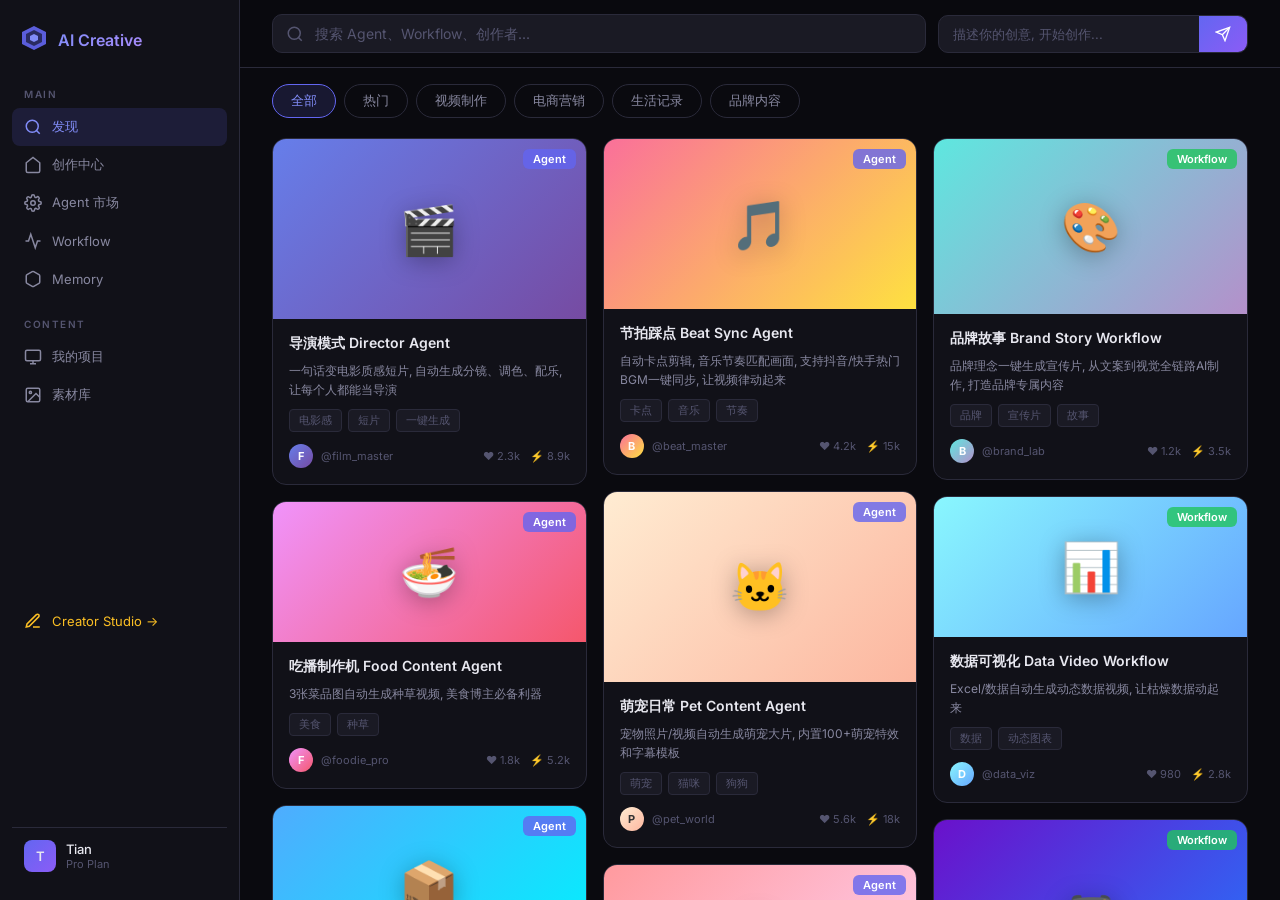
<file: index.html>
<!DOCTYPE html>
<html lang="zh-CN">
<head>
  <meta charset="UTF-8">
  <meta name="viewport" content="width=device-width, initial-scale=1.0">
  <title>AI Creative Platform</title>
  <link rel="stylesheet" href="style.css">
  <link href="https://fonts.googleapis.com/css2?family=Inter:wght@300;400;500;600;700&display=swap" rel="stylesheet">
</head>
<body>
  <!-- Sidebar Navigation -->
  <nav class="sidebar" id="sidebar">
    <div class="sidebar-logo">
      <div class="logo-icon">
        <svg width="28" height="28" viewBox="0 0 28 28" fill="none">
          <path d="M14 2L26 8v12l-12 6L2 20V8l12-6z" fill="url(#logoGrad)" opacity="0.9"/>
          <path d="M14 6l8 4v8l-8 4-8-4v-8l8-4z" fill="#0a0a0f" opacity="0.6"/>
          <path d="M14 10l4 2v4l-4 2-4-2v-4l4-2z" fill="url(#logoGrad2)"/>
          <defs>
            <linearGradient id="logoGrad" x1="2" y1="2" x2="26" y2="26">
              <stop stop-color="#6366f1"/><stop offset="1" stop-color="#8b5cf6"/>
            </linearGradient>
            <linearGradient id="logoGrad2" x1="10" y1="10" x2="18" y2="18">
              <stop stop-color="#818cf8"/><stop offset="1" stop-color="#a78bfa"/>
            </linearGradient>
          </defs>
        </svg>
      </div>
      <span class="logo-text">AI Creative</span>
    </div>

    <div class="nav-section">
      <div class="nav-label">MAIN</div>
      <a class="nav-item active" data-page="discover" onclick="switchPage('discover')">
        <svg width="18" height="18" viewBox="0 0 24 24" fill="none" stroke="currentColor" stroke-width="2"><circle cx="11" cy="11" r="8"/><line x1="21" y1="21" x2="16.65" y2="16.65"/></svg>
        <span>发现</span>
      </a>
      <a class="nav-item" data-page="home" onclick="switchPage('home')">
        <svg width="18" height="18" viewBox="0 0 24 24" fill="none" stroke="currentColor" stroke-width="2"><path d="M3 9l9-7 9 7v11a2 2 0 01-2 2H5a2 2 0 01-2-2V9z"/></svg>
        <span>创作中心</span>
      </a>
      <a class="nav-item" data-page="agents" onclick="switchPage('agents')">
        <svg width="18" height="18" viewBox="0 0 24 24" fill="none" stroke="currentColor" stroke-width="2"><circle cx="12" cy="12" r="3"/><path d="M19.4 15a1.65 1.65 0 00.33 1.82l.06.06a2 2 0 010 2.83 2 2 0 01-2.83 0l-.06-.06a1.65 1.65 0 00-1.82-.33 1.65 1.65 0 00-1 1.51V21a2 2 0 01-4 0v-.09A1.65 1.65 0 009 19.4a1.65 1.65 0 00-1.82.33l-.06.06a2 2 0 01-2.83-2.83l.06-.06A1.65 1.65 0 004.68 15a1.65 1.65 0 00-1.51-1H3a2 2 0 010-4h.09A1.65 1.65 0 004.6 9a1.65 1.65 0 00-.33-1.82l-.06-.06a2 2 0 012.83-2.83l.06.06A1.65 1.65 0 009 4.68a1.65 1.65 0 001-1.51V3a2 2 0 014 0v.09a1.65 1.65 0 001 1.51 1.65 1.65 0 001.82-.33l.06-.06a2 2 0 012.83 2.83l-.06.06A1.65 1.65 0 0019.4 9a1.65 1.65 0 001.51 1H21a2 2 0 010 4h-.09a1.65 1.65 0 00-1.51 1z"/></svg>
        <span>Agent 市场</span>
      </a>
      <a class="nav-item" data-page="workflows" onclick="switchPage('workflows')">
        <svg width="18" height="18" viewBox="0 0 24 24" fill="none" stroke="currentColor" stroke-width="2"><polyline points="22 12 18 12 15 21 9 3 6 12 2 12"/></svg>
        <span>Workflow</span>
      </a>
      <a class="nav-item" data-page="memory" onclick="switchPage('memory')">
        <svg width="18" height="18" viewBox="0 0 24 24" fill="none" stroke="currentColor" stroke-width="2"><path d="M21 16V8a2 2 0 00-1-1.73l-7-4a2 2 0 00-2 0l-7 4A2 2 0 003 8v8a2 2 0 001 1.73l7 4a2 2 0 002 0l7-4A2 2 0 0021 16z"/></svg>
        <span>Memory</span>
      </a>
    </div>

    <div class="nav-section">
      <div class="nav-label">CONTENT</div>
      <a class="nav-item" data-page="projects" onclick="switchPage('projects')">
        <svg width="18" height="18" viewBox="0 0 24 24" fill="none" stroke="currentColor" stroke-width="2"><rect x="2" y="3" width="20" height="14" rx="2" ry="2"/><line x1="8" y1="21" x2="16" y2="21"/><line x1="12" y1="17" x2="12" y2="21"/></svg>
        <span>我的项目</span>
      </a>
      <a class="nav-item" data-page="assets" onclick="switchPage('assets')">
        <svg width="18" height="18" viewBox="0 0 24 24" fill="none" stroke="currentColor" stroke-width="2"><rect x="3" y="3" width="18" height="18" rx="2" ry="2"/><circle cx="8.5" cy="8.5" r="1.5"/><polyline points="21 15 16 10 5 21"/></svg>
        <span>素材库</span>
      </a>
    </div>

    <div class="nav-section" style="margin-top:auto">
      <a class="nav-item" href="creator.html" style="color:#fbbf24">
        <svg width="18" height="18" viewBox="0 0 24 24" fill="none" stroke="currentColor" stroke-width="2"><path d="M12 20h9"/><path d="M16.5 3.5a2.121 2.121 0 013 3L7 19l-4 1 1-4L16.5 3.5z"/></svg>
        <span>Creator Studio →</span>
      </a>
    </div>

    <div class="sidebar-footer">
      <div class="user-avatar">T</div>
      <div class="user-info">
        <div class="user-name">Tian</div>
        <div class="user-plan">Pro Plan</div>
      </div>
    </div>
  </nav>

  <!-- Main Content -->
  <main class="main-content">

    <!-- Page: Discover / 发现 Feed -->
    <div class="page active" id="page-discover">
      <!-- Sticky top bar with search -->
      <div class="discover-topbar">
        <div class="discover-topbar-inner">
          <div class="discover-search-wrap">
            <svg class="discover-search-icon" width="18" height="18" viewBox="0 0 24 24" fill="none" stroke="currentColor" stroke-width="2"><circle cx="11" cy="11" r="8"/><line x1="21" y1="21" x2="16.65" y2="16.65"/></svg>
            <input type="text" class="discover-search" id="discoverSearch" placeholder="搜索 Agent、Workflow、创作者..." oninput="filterFeedCards()">
          </div>
          <div class="discover-intent-mini">
            <input type="text" class="discover-intent-input" id="discoverIntentInput" placeholder="描述你的创意, 开始创作...">
            <button class="discover-intent-btn" onclick="discoverStartCreate()">
              <svg width="16" height="16" viewBox="0 0 24 24" fill="none" stroke="currentColor" stroke-width="2"><line x1="22" y1="2" x2="11" y2="13"/><polygon points="22 2 15 22 11 13 2 9 22 2"/></svg>
            </button>
          </div>
        </div>
      </div>

      <!-- Category filter tabs -->
      <div class="discover-categories">
        <button class="category-tab active" onclick="filterCategory(this, 'all')">全部</button>
        <button class="category-tab" onclick="filterCategory(this, 'hot')">热门</button>
        <button class="category-tab" onclick="filterCategory(this, 'video')">视频制作</button>
        <button class="category-tab" onclick="filterCategory(this, 'ecommerce')">电商营销</button>
        <button class="category-tab" onclick="filterCategory(this, 'life')">生活记录</button>
        <button class="category-tab" onclick="filterCategory(this, 'brand')">品牌内容</button>
      </div>

      <!-- Masonry Feed -->
      <div class="feed-masonry" id="feedMasonry">
        <!-- Card 1: 导演模式 -->
        <div class="feed-card" data-category="video hot" data-type="agent">
          <div class="feed-thumb" style="background: linear-gradient(135deg, #667eea, #764ba2); height: 180px;">
            <span class="feed-thumb-emoji">🎬</span>
            <span class="feed-type-badge">Agent</span>
          </div>
          <div class="feed-body">
            <div class="feed-card-title">导演模式 Director Agent</div>
            <div class="feed-card-desc">一句话变电影质感短片, 自动生成分镜、调色、配乐, 让每个人都能当导演</div>
            <div class="feed-card-tags">
              <span class="feed-tag">电影感</span>
              <span class="feed-tag">短片</span>
              <span class="feed-tag">一键生成</span>
            </div>
            <div class="feed-card-footer">
              <div class="feed-creator">
                <div class="creator-avatar" style="background: linear-gradient(135deg, #667eea, #764ba2);">F</div>
                <span class="creator-name">@film_master</span>
              </div>
              <div class="feed-stats">
                <span class="feed-stat">&#10084; 2.3k</span>
                <span class="feed-stat">&#9889; 8.9k</span>
              </div>
            </div>
          </div>
        </div>

        <!-- Card 2: 吃播制作机 -->
        <div class="feed-card" data-category="video ecommerce life" data-type="agent">
          <div class="feed-thumb" style="background: linear-gradient(135deg, #f093fb, #f5576c); height: 140px;">
            <span class="feed-thumb-emoji">🍜</span>
            <span class="feed-type-badge">Agent</span>
          </div>
          <div class="feed-body">
            <div class="feed-card-title">吃播制作机 Food Content Agent</div>
            <div class="feed-card-desc">3张菜品图自动生成种草视频, 美食博主必备利器</div>
            <div class="feed-card-tags">
              <span class="feed-tag">美食</span>
              <span class="feed-tag">种草</span>
            </div>
            <div class="feed-card-footer">
              <div class="feed-creator">
                <div class="creator-avatar" style="background: linear-gradient(135deg, #f093fb, #f5576c);">F</div>
                <span class="creator-name">@foodie_pro</span>
              </div>
              <div class="feed-stats">
                <span class="feed-stat">&#10084; 1.8k</span>
                <span class="feed-stat">&#9889; 5.2k</span>
              </div>
            </div>
          </div>
        </div>

        <!-- Card 3: 爆款开箱 -->
        <div class="feed-card" data-category="ecommerce video hot" data-type="agent">
          <div class="feed-thumb" style="background: linear-gradient(135deg, #4facfe, #00f2fe); height: 160px;">
            <span class="feed-thumb-emoji">📦</span>
            <span class="feed-type-badge">Agent</span>
          </div>
          <div class="feed-body">
            <div class="feed-card-title">爆款开箱 Unbox Agent</div>
            <div class="feed-card-desc">输入商品链接, 输出开箱测评视频, 自动提炼卖点, 生成专业测评脚本和画面</div>
            <div class="feed-card-tags">
              <span class="feed-tag">开箱</span>
              <span class="feed-tag">测评</span>
              <span class="feed-tag">电商</span>
            </div>
            <div class="feed-card-footer">
              <div class="feed-creator">
                <div class="creator-avatar" style="background: linear-gradient(135deg, #4facfe, #00f2fe);">T</div>
                <span class="creator-name">@techreviewer</span>
              </div>
              <div class="feed-stats">
                <span class="feed-stat">&#10084; 3.1k</span>
                <span class="feed-stat">&#9889; 12k</span>
              </div>
            </div>
          </div>
        </div>

        <!-- Card 4: 旅行日记 -->
        <div class="feed-card" data-category="life video" data-type="agent">
          <div class="feed-thumb" style="background: linear-gradient(135deg, #43e97b, #38f9d7); height: 200px;">
            <span class="feed-thumb-emoji">✈️</span>
            <span class="feed-type-badge">Agent</span>
          </div>
          <div class="feed-body">
            <div class="feed-card-title">旅行日记 Travel Diary Agent</div>
            <div class="feed-card-desc">照片+地点自动生成旅行vlog, 智能匹配当地BGM, 生成地图动画和转场效果</div>
            <div class="feed-card-tags">
              <span class="feed-tag">旅行</span>
              <span class="feed-tag">Vlog</span>
              <span class="feed-tag">地图</span>
            </div>
            <div class="feed-card-footer">
              <div class="feed-creator">
                <div class="creator-avatar" style="background: linear-gradient(135deg, #43e97b, #38f9d7);">W</div>
                <span class="creator-name">@wanderlust</span>
              </div>
              <div class="feed-stats">
                <span class="feed-stat">&#10084; 2.7k</span>
                <span class="feed-stat">&#9889; 7.3k</span>
              </div>
            </div>
          </div>
        </div>

        <!-- Card 5: 房产漫游 -->
        <div class="feed-card" data-category="ecommerce brand" data-type="agent">
          <div class="feed-thumb" style="background: linear-gradient(135deg, #a18cd1, #fbc2eb); height: 150px;">
            <span class="feed-thumb-emoji">🏠</span>
            <span class="feed-type-badge">Agent</span>
          </div>
          <div class="feed-body">
            <div class="feed-card-title">房产漫游 Property Tour Agent</div>
            <div class="feed-card-desc">户型图+照片生成VR看房视频</div>
            <div class="feed-card-tags">
              <span class="feed-tag">房产</span>
              <span class="feed-tag">VR</span>
            </div>
            <div class="feed-card-footer">
              <div class="feed-creator">
                <div class="creator-avatar" style="background: linear-gradient(135deg, #a18cd1, #fbc2eb);">R</div>
                <span class="creator-name">@realty_ai</span>
              </div>
              <div class="feed-stats">
                <span class="feed-stat">&#10084; 890</span>
                <span class="feed-stat">&#9889; 2.1k</span>
              </div>
            </div>
          </div>
        </div>

        <!-- Card 6: 节拍踩点 -->
        <div class="feed-card" data-category="video hot" data-type="agent">
          <div class="feed-thumb" style="background: linear-gradient(135deg, #fa709a, #fee140); height: 170px;">
            <span class="feed-thumb-emoji">🎵</span>
            <span class="feed-type-badge">Agent</span>
          </div>
          <div class="feed-body">
            <div class="feed-card-title">节拍踩点 Beat Sync Agent</div>
            <div class="feed-card-desc">自动卡点剪辑, 音乐节奏匹配画面, 支持抖音/快手热门BGM一键同步, 让视频律动起来</div>
            <div class="feed-card-tags">
              <span class="feed-tag">卡点</span>
              <span class="feed-tag">音乐</span>
              <span class="feed-tag">节奏</span>
            </div>
            <div class="feed-card-footer">
              <div class="feed-creator">
                <div class="creator-avatar" style="background: linear-gradient(135deg, #fa709a, #fee140);">B</div>
                <span class="creator-name">@beat_master</span>
              </div>
              <div class="feed-stats">
                <span class="feed-stat">&#10084; 4.2k</span>
                <span class="feed-stat">&#9889; 15k</span>
              </div>
            </div>
          </div>
        </div>

        <!-- Card 7: 萌宠日常 -->
        <div class="feed-card" data-category="life hot" data-type="agent">
          <div class="feed-thumb" style="background: linear-gradient(135deg, #ffecd2, #fcb69f); height: 190px;">
            <span class="feed-thumb-emoji">🐱</span>
            <span class="feed-type-badge">Agent</span>
          </div>
          <div class="feed-body">
            <div class="feed-card-title">萌宠日常 Pet Content Agent</div>
            <div class="feed-card-desc">宠物照片/视频自动生成萌宠大片, 内置100+萌宠特效和字幕模板</div>
            <div class="feed-card-tags">
              <span class="feed-tag">萌宠</span>
              <span class="feed-tag">猫咪</span>
              <span class="feed-tag">狗狗</span>
            </div>
            <div class="feed-card-footer">
              <div class="feed-creator">
                <div class="creator-avatar" style="background: linear-gradient(135deg, #ffecd2, #fcb69f); color: #333;">P</div>
                <span class="creator-name">@pet_world</span>
              </div>
              <div class="feed-stats">
                <span class="feed-stat">&#10084; 5.6k</span>
                <span class="feed-stat">&#9889; 18k</span>
              </div>
            </div>
          </div>
        </div>

        <!-- Card 8: 美妆教程 -->
        <div class="feed-card" data-category="life ecommerce" data-type="agent">
          <div class="feed-thumb" style="background: linear-gradient(135deg, #ff9a9e, #fecfef); height: 145px;">
            <span class="feed-thumb-emoji">💄</span>
            <span class="feed-type-badge">Agent</span>
          </div>
          <div class="feed-body">
            <div class="feed-card-title">美妆教程 Beauty Tutorial Agent</div>
            <div class="feed-card-desc">产品图自动生成使用教程视频, 自动标注步骤和产品信息</div>
            <div class="feed-card-tags">
              <span class="feed-tag">美妆</span>
              <span class="feed-tag">教程</span>
            </div>
            <div class="feed-card-footer">
              <div class="feed-creator">
                <div class="creator-avatar" style="background: linear-gradient(135deg, #ff9a9e, #fecfef); color: #333;">G</div>
                <span class="creator-name">@glam_studio</span>
              </div>
              <div class="feed-stats">
                <span class="feed-stat">&#10084; 1.5k</span>
                <span class="feed-stat">&#9889; 4.8k</span>
              </div>
            </div>
          </div>
        </div>

        <!-- Card 9: 竖屏快剪 Workflow -->
        <div class="feed-card" data-category="video hot" data-type="workflow">
          <div class="feed-thumb" style="background: linear-gradient(135deg, #a8edea, #fed6e3); height: 155px;">
            <span class="feed-thumb-emoji">📱</span>
            <span class="feed-type-badge wf-badge-type">Workflow</span>
          </div>
          <div class="feed-body">
            <div class="feed-card-title">竖屏快剪 Shorts Workflow</div>
            <div class="feed-card-desc">横屏素材一键转竖屏+字幕+配乐, 批量生产短视频, 全自动化流程</div>
            <div class="feed-card-tags">
              <span class="feed-tag">竖屏</span>
              <span class="feed-tag">字幕</span>
              <span class="feed-tag">批量</span>
            </div>
            <div class="feed-card-footer">
              <div class="feed-creator">
                <div class="creator-avatar" style="background: linear-gradient(135deg, #a8edea, #fed6e3); color: #333;">S</div>
                <span class="creator-name">@shorts_king</span>
              </div>
              <div class="feed-stats">
                <span class="feed-stat">&#10084; 6.1k</span>
                <span class="feed-stat">&#9889; 22k</span>
              </div>
            </div>
          </div>
        </div>

        <!-- Card 10: 品牌故事 Workflow -->
        <div class="feed-card" data-category="brand" data-type="workflow">
          <div class="feed-thumb" style="background: linear-gradient(135deg, #5ee7df, #b490ca); height: 175px;">
            <span class="feed-thumb-emoji">🎨</span>
            <span class="feed-type-badge wf-badge-type">Workflow</span>
          </div>
          <div class="feed-body">
            <div class="feed-card-title">品牌故事 Brand Story Workflow</div>
            <div class="feed-card-desc">品牌理念一键生成宣传片, 从文案到视觉全链路AI制作, 打造品牌专属内容</div>
            <div class="feed-card-tags">
              <span class="feed-tag">品牌</span>
              <span class="feed-tag">宣传片</span>
              <span class="feed-tag">故事</span>
            </div>
            <div class="feed-card-footer">
              <div class="feed-creator">
                <div class="creator-avatar" style="background: linear-gradient(135deg, #5ee7df, #b490ca);">B</div>
                <span class="creator-name">@brand_lab</span>
              </div>
              <div class="feed-stats">
                <span class="feed-stat">&#10084; 1.2k</span>
                <span class="feed-stat">&#9889; 3.5k</span>
              </div>
            </div>
          </div>
        </div>

        <!-- Card 11: 数据可视化 Workflow -->
        <div class="feed-card" data-category="brand ecommerce" data-type="workflow">
          <div class="feed-thumb" style="background: linear-gradient(135deg, #89f7fe, #66a6ff); height: 140px;">
            <span class="feed-thumb-emoji">📊</span>
            <span class="feed-type-badge wf-badge-type">Workflow</span>
          </div>
          <div class="feed-body">
            <div class="feed-card-title">数据可视化 Data Video Workflow</div>
            <div class="feed-card-desc">Excel/数据自动生成动态数据视频, 让枯燥数据动起来</div>
            <div class="feed-card-tags">
              <span class="feed-tag">数据</span>
              <span class="feed-tag">动态图表</span>
            </div>
            <div class="feed-card-footer">
              <div class="feed-creator">
                <div class="creator-avatar" style="background: linear-gradient(135deg, #89f7fe, #66a6ff);">D</div>
                <span class="creator-name">@data_viz</span>
              </div>
              <div class="feed-stats">
                <span class="feed-stat">&#10084; 980</span>
                <span class="feed-stat">&#9889; 2.8k</span>
              </div>
            </div>
          </div>
        </div>

        <!-- Card 12: 游戏集锦 Workflow -->
        <div class="feed-card" data-category="video life hot" data-type="workflow">
          <div class="feed-thumb" style="background: linear-gradient(135deg, #6a11cb, #2575fc); height: 185px;">
            <span class="feed-thumb-emoji">🎮</span>
            <span class="feed-type-badge wf-badge-type">Workflow</span>
          </div>
          <div class="feed-body">
            <div class="feed-card-title">游戏集锦 Gaming Highlight Workflow</div>
            <div class="feed-card-desc">自动识别精彩时刻, 生成高光混剪, 支持LOL/王者/原神等热门游戏, AI自动识别击杀和操作</div>
            <div class="feed-card-tags">
              <span class="feed-tag">游戏</span>
              <span class="feed-tag">高光</span>
              <span class="feed-tag">混剪</span>
            </div>
            <div class="feed-card-footer">
              <div class="feed-creator">
                <div class="creator-avatar" style="background: linear-gradient(135deg, #6a11cb, #2575fc);">G</div>
                <span class="creator-name">@gamer_cut</span>
              </div>
              <div class="feed-stats">
                <span class="feed-stat">&#10084; 3.8k</span>
                <span class="feed-stat">&#9889; 11k</span>
              </div>
            </div>
          </div>
        </div>

        <!-- Card 13: 穿搭展示 Agent -->
        <div class="feed-card" data-category="life ecommerce" data-type="agent">
          <div class="feed-thumb" style="background: linear-gradient(135deg, #f6d365, #fda085); height: 165px;">
            <span class="feed-thumb-emoji">👗</span>
            <span class="feed-type-badge">Agent</span>
          </div>
          <div class="feed-body">
            <div class="feed-card-title">穿搭展示 Fashion Lookbook Agent</div>
            <div class="feed-card-desc">服装照片生成时尚大片+动态展示, 自动搭配场景和风格滤镜</div>
            <div class="feed-card-tags">
              <span class="feed-tag">穿搭</span>
              <span class="feed-tag">时尚</span>
              <span class="feed-tag">大片</span>
            </div>
            <div class="feed-card-footer">
              <div class="feed-creator">
                <div class="creator-avatar" style="background: linear-gradient(135deg, #f6d365, #fda085); color: #333;">S</div>
                <span class="creator-name">@style_ai</span>
              </div>
              <div class="feed-stats">
                <span class="feed-stat">&#10084; 2.1k</span>
                <span class="feed-stat">&#9889; 6.7k</span>
              </div>
            </div>
          </div>
        </div>

        <!-- Card 14: 健身打卡 Agent -->
        <div class="feed-card" data-category="life" data-type="agent">
          <div class="feed-thumb" style="background: linear-gradient(135deg, #30cfd0, #330867); height: 150px;">
            <span class="feed-thumb-emoji">🏋️</span>
            <span class="feed-type-badge">Agent</span>
          </div>
          <div class="feed-body">
            <div class="feed-card-title">健身打卡 Fitness Content Agent</div>
            <div class="feed-card-desc">运动数据+视频自动生成健身日志, 记录每一次突破</div>
            <div class="feed-card-tags">
              <span class="feed-tag">健身</span>
              <span class="feed-tag">打卡</span>
            </div>
            <div class="feed-card-footer">
              <div class="feed-creator">
                <div class="creator-avatar" style="background: linear-gradient(135deg, #30cfd0, #330867);">F</div>
                <span class="creator-name">@fit_daily</span>
              </div>
              <div class="feed-stats">
                <span class="feed-stat">&#10084; 1.3k</span>
                <span class="feed-stat">&#9889; 4.1k</span>
              </div>
            </div>
          </div>
        </div>
      </div>
    </div>

    <!-- Page: Home / 创作中心 -->
    <div class="page" id="page-home">
      <div class="home-container">
        <!-- Hero Intent Input -->
        <div class="hero-section">
          <h1 class="hero-title">
            <span class="gradient-text">你想创作什么?</span>
          </h1>
          <p class="hero-subtitle">描述你的创意意图, AI Agent 会自动完成从脚本到成片的全部流程</p>

          <div class="intent-box">
            <div class="intent-input-wrapper">
              <textarea class="intent-input" id="intentInput" placeholder="例如: 帮我做一个咖啡品牌的探店视频, 风格偏日系治愈, 时长30秒..." rows="3"></textarea>
              <div class="intent-actions">
                <div class="intent-tags">
                  <button class="intent-tag" onclick="setIntent('做一个餐厅探店视频, 突出环境氛围和招牌菜')">🍜 探店视频</button>
                  <button class="intent-tag" onclick="setIntent('生成一个电子产品开箱广告, 科技感强, 15秒')">📦 商品广告</button>
                  <button class="intent-tag" onclick="setIntent('制作一条品牌宣传片, 大气简约, 展示公司文化')">🎬 品牌宣传</button>
                  <button class="intent-tag" onclick="setIntent('做一个旅行vlog, 东南亚海岛风格, 配轻音乐')">✈️ 旅行Vlog</button>
                </div>
                <button class="intent-submit" id="intentSubmit" onclick="submitIntent()">
                  <svg width="20" height="20" viewBox="0 0 24 24" fill="none" stroke="currentColor" stroke-width="2"><line x1="22" y1="2" x2="11" y2="13"/><polygon points="22 2 15 22 11 13 2 9 22 2"/></svg>
                  开始创作
                </button>
              </div>
            </div>
          </div>
        </div>

        <!-- Intent Processing (hidden by default) -->
        <div class="processing-section" id="processingSection" style="display:none">
          <div class="process-header">
            <h2>正在创作中...</h2>
            <div class="process-intent-text" id="processIntentText"></div>
          </div>

          <div class="pipeline-flow">
            <div class="pipeline-step" id="step-intent">
              <div class="step-icon">
                <svg width="20" height="20" viewBox="0 0 24 24" fill="none" stroke="currentColor" stroke-width="2"><path d="M21 15a2 2 0 01-2 2H7l-4 4V5a2 2 0 012-2h14a2 2 0 012 2z"/></svg>
              </div>
              <div class="step-info">
                <div class="step-title">意图解析</div>
                <div class="step-desc">理解创作需求, 拆解任务</div>
              </div>
              <div class="step-status pending">等待中</div>
            </div>
            <div class="pipeline-connector"></div>

            <div class="pipeline-step" id="step-agent">
              <div class="step-icon">
                <svg width="20" height="20" viewBox="0 0 24 24" fill="none" stroke="currentColor" stroke-width="2"><circle cx="12" cy="12" r="3"/><path d="M12 1v2M12 21v2M4.22 4.22l1.42 1.42M18.36 18.36l1.42 1.42M1 12h2M21 12h2M4.22 19.78l1.42-1.42M18.36 5.64l1.42-1.42"/></svg>
              </div>
              <div class="step-info">
                <div class="step-title">Agent 调度</div>
                <div class="step-desc">匹配最佳生产 Agent</div>
              </div>
              <div class="step-status pending">等待中</div>
            </div>
            <div class="pipeline-connector"></div>

            <div class="pipeline-step" id="step-script">
              <div class="step-icon">
                <svg width="20" height="20" viewBox="0 0 24 24" fill="none" stroke="currentColor" stroke-width="2"><path d="M14 2H6a2 2 0 00-2 2v16a2 2 0 002 2h12a2 2 0 002-2V8z"/><polyline points="14 2 14 8 20 8"/></svg>
              </div>
              <div class="step-info">
                <div class="step-title">脚本生成</div>
                <div class="step-desc">Script Skill 生成脚本</div>
              </div>
              <div class="step-status pending">等待中</div>
            </div>
            <div class="pipeline-connector"></div>

            <div class="pipeline-step" id="step-shot">
              <div class="step-icon">
                <svg width="20" height="20" viewBox="0 0 24 24" fill="none" stroke="currentColor" stroke-width="2"><rect x="2" y="2" width="20" height="20" rx="2.18" ry="2.18"/><line x1="7" y1="2" x2="7" y2="22"/><line x1="17" y1="2" x2="17" y2="22"/><line x1="2" y1="12" x2="22" y2="12"/></svg>
              </div>
              <div class="step-info">
                <div class="step-title">镜头规划</div>
                <div class="step-desc">Shot Skill 规划分镜</div>
              </div>
              <div class="step-status pending">等待中</div>
            </div>
            <div class="pipeline-connector"></div>

            <div class="pipeline-step" id="step-generate">
              <div class="step-icon">
                <svg width="20" height="20" viewBox="0 0 24 24" fill="none" stroke="currentColor" stroke-width="2"><polygon points="23 7 16 12 23 17 23 7"/><rect x="1" y="5" width="15" height="14" rx="2" ry="2"/></svg>
              </div>
              <div class="step-info">
                <div class="step-title">视频生成</div>
                <div class="step-desc">Model Router 调度生成</div>
              </div>
              <div class="step-status pending">等待中</div>
            </div>
            <div class="pipeline-connector"></div>

            <div class="pipeline-step" id="step-edit">
              <div class="step-icon">
                <svg width="20" height="20" viewBox="0 0 24 24" fill="none" stroke="currentColor" stroke-width="2"><path d="M11 4H4a2 2 0 00-2 2v14a2 2 0 002 2h14a2 2 0 002-2v-7"/><path d="M18.5 2.5a2.121 2.121 0 013 3L12 15l-4 1 1-4 9.5-9.5z"/></svg>
              </div>
              <div class="step-info">
                <div class="step-title">剪辑配音</div>
                <div class="step-desc">Edit Skill + Music Skill</div>
              </div>
              <div class="step-status pending">等待中</div>
            </div>
          </div>

          <!-- Model Router Info -->
          <div class="router-panel" id="routerPanel" style="display:none">
            <div class="router-title">Model Router 调度详情</div>
            <div class="router-models">
              <div class="model-chip">
                <span class="model-dot" style="background:#6366f1"></span>
                <span>Kling 3.0</span>
                <span class="model-task">视频生成</span>
              </div>
              <div class="model-chip">
                <span class="model-dot" style="background:#8b5cf6"></span>
                <span>GPT-5.4</span>
                <span class="model-task">脚本文案</span>
              </div>
              <div class="model-chip">
                <span class="model-dot" style="background:#a78bfa"></span>
                <span>ElevenLabs</span>
                <span class="model-task">语音合成</span>
              </div>
              <div class="model-chip">
                <span class="model-dot" style="background:#c4b5fd"></span>
                <span>Suno v4</span>
                <span class="model-task">背景音乐</span>
              </div>
            </div>
          </div>

          <!-- Result Preview -->
          <div class="result-section" id="resultSection" style="display:none">
            <div class="result-header">
              <h3>创作完成</h3>
              <div class="result-actions">
                <button class="btn-secondary">重新生成</button>
                <button class="btn-primary">导出视频</button>
              </div>
            </div>
            <div class="result-preview">
              <div class="video-placeholder">
                <svg width="48" height="48" viewBox="0 0 24 24" fill="none" stroke="currentColor" stroke-width="1.5" opacity="0.5"><polygon points="5 3 19 12 5 21 5 3"/></svg>
                <p>30s 探店视频 | 1080p | Kling 3.0</p>
              </div>
              <div class="result-details">
                <div class="detail-card">
                  <div class="detail-label">脚本</div>
                  <div class="detail-content">
                    <p class="script-preview">[开场] 阳光透过落地窗洒进店内...<br>[镜头2] 特写: 拉花咖啡, 蒸汽升腾...<br>[镜头3] 环境: 木质桌椅, 绿植点缀...<br>[结尾] 品牌Logo + slogan淡入</p>
                  </div>
                </div>
                <div class="detail-card">
                  <div class="detail-label">分镜</div>
                  <div class="storyboard-grid">
                    <div class="storyboard-frame"><div class="frame-num">01</div><div class="frame-desc">全景 / 3s</div></div>
                    <div class="storyboard-frame"><div class="frame-num">02</div><div class="frame-desc">特写 / 5s</div></div>
                    <div class="storyboard-frame"><div class="frame-num">03</div><div class="frame-desc">环绕 / 8s</div></div>
                    <div class="storyboard-frame"><div class="frame-num">04</div><div class="frame-desc">跟拍 / 6s</div></div>
                    <div class="storyboard-frame"><div class="frame-num">05</div><div class="frame-desc">特写 / 4s</div></div>
                    <div class="storyboard-frame"><div class="frame-num">06</div><div class="frame-desc">淡出 / 4s</div></div>
                  </div>
                </div>
                <div class="detail-card">
                  <div class="detail-label">Memory 沉淀</div>
                  <div class="memory-items">
                    <div class="memory-badge">🏷️ 日系治愈风格</div>
                    <div class="memory-badge">🎵 轻音乐偏好</div>
                    <div class="memory-badge">📐 30s短视频</div>
                    <div class="memory-badge">☕ 咖啡品类</div>
                  </div>
                </div>
              </div>
            </div>
          </div>
        </div>

        <!-- Quick Stats -->
        <div class="stats-row" id="statsRow">
          <div class="stat-card">
            <div class="stat-number">12</div>
            <div class="stat-label">已创作视频</div>
          </div>
          <div class="stat-card">
            <div class="stat-number">5</div>
            <div class="stat-label">Agent 可用</div>
          </div>
          <div class="stat-card">
            <div class="stat-number">23</div>
            <div class="stat-label">Workflow 模板</div>
          </div>
          <div class="stat-card">
            <div class="stat-number">89</div>
            <div class="stat-label">Memory 条目</div>
          </div>
        </div>

        <!-- Recent Projects -->
        <div class="section-header" id="recentHeader">
          <h2>最近项目</h2>
          <a href="#" class="view-all" onclick="switchPage('projects')">查看全部 →</a>
        </div>
        <div class="projects-grid" id="recentGrid">
          <div class="project-card" onclick="switchPage('home')">
            <div class="project-thumb"><div class="thumb-placeholder">🍜</div></div>
            <div class="project-info">
              <div class="project-title">老街火锅探店</div>
              <div class="project-meta">Restaurant Agent · 30s · 2小时前</div>
            </div>
          </div>
          <div class="project-card">
            <div class="project-thumb"><div class="thumb-placeholder">📱</div></div>
            <div class="project-info">
              <div class="project-title">无线耳机开箱</div>
              <div class="project-meta">Product Agent · 15s · 昨天</div>
            </div>
          </div>
          <div class="project-card">
            <div class="project-thumb"><div class="thumb-placeholder">✈️</div></div>
            <div class="project-info">
              <div class="project-title">巴厘岛3日游</div>
              <div class="project-meta">Travel Agent · 60s · 3天前</div>
            </div>
          </div>
          <div class="project-card">
            <div class="project-thumb"><div class="thumb-placeholder">🎵</div></div>
            <div class="project-info">
              <div class="project-title">音乐节混剪</div>
              <div class="project-meta">Event Agent · 45s · 5天前</div>
            </div>
          </div>
        </div>
      </div>
    </div>

    <!-- Page: Agents -->
    <div class="page" id="page-agents">
      <div class="page-header">
        <h1>Agent 市场</h1>
        <p>选择专业 Agent, 一句话完成视频创作</p>
      </div>

      <div class="agent-filters">
        <button class="filter-btn active">全部</button>
        <button class="filter-btn">营销</button>
        <button class="filter-btn">电商</button>
        <button class="filter-btn">旅行</button>
        <button class="filter-btn">教育</button>
        <button class="filter-btn">社交</button>
      </div>

      <div class="agents-grid">
        <div class="agent-card" onclick="openAgentDetail('restaurant')">
          <div class="agent-icon">🍽️</div>
          <div class="agent-name">Restaurant Marketing Agent</div>
          <div class="agent-desc">探店视频, 菜品展示, 餐厅氛围宣传</div>
          <div class="agent-meta">
            <div class="agent-workflows">
              <span class="workflow-count">4 Workflows</span>
              <span class="skill-count">12 Skills</span>
            </div>
            <div class="agent-stats">
              <span>⚡ 2.3k 次调用</span>
            </div>
          </div>
          <div class="agent-models">
            <span class="model-tag">Kling</span>
            <span class="model-tag">GPT-5.4</span>
            <span class="model-tag">ElevenLabs</span>
          </div>
        </div>

        <div class="agent-card">
          <div class="agent-icon">📦</div>
          <div class="agent-name">Product Video Agent</div>
          <div class="agent-desc">商品广告, 开箱测评, 卖点展示</div>
          <div class="agent-meta">
            <div class="agent-workflows">
              <span class="workflow-count">6 Workflows</span>
              <span class="skill-count">18 Skills</span>
            </div>
            <div class="agent-stats">
              <span>⚡ 5.1k 次调用</span>
            </div>
          </div>
          <div class="agent-models">
            <span class="model-tag">Sora 2</span>
            <span class="model-tag">Claude</span>
            <span class="model-tag">Midjourney</span>
          </div>
        </div>

        <div class="agent-card">
          <div class="agent-icon">✈️</div>
          <div class="agent-name">Travel Vlog Agent</div>
          <div class="agent-desc">旅行记录, 目的地攻略, 风景展示</div>
          <div class="agent-meta">
            <div class="agent-workflows">
              <span class="workflow-count">3 Workflows</span>
              <span class="skill-count">9 Skills</span>
            </div>
            <div class="agent-stats">
              <span>⚡ 1.8k 次调用</span>
            </div>
          </div>
          <div class="agent-models">
            <span class="model-tag">Veo 3.1</span>
            <span class="model-tag">GPT-5.4</span>
            <span class="model-tag">Suno</span>
          </div>
        </div>

        <div class="agent-card">
          <div class="agent-icon">🎓</div>
          <div class="agent-name">Education Content Agent</div>
          <div class="agent-desc">知识讲解, 课程片段, 教学动画</div>
          <div class="agent-meta">
            <div class="agent-workflows">
              <span class="workflow-count">5 Workflows</span>
              <span class="skill-count">15 Skills</span>
            </div>
            <div class="agent-stats">
              <span>⚡ 890 次调用</span>
            </div>
          </div>
          <div class="agent-models">
            <span class="model-tag">Kling</span>
            <span class="model-tag">Claude</span>
            <span class="model-tag">D-ID</span>
          </div>
        </div>

        <div class="agent-card">
          <div class="agent-icon">🏢</div>
          <div class="agent-name">Brand Story Agent</div>
          <div class="agent-desc">品牌宣传片, 企业文化展示, 年度回顾</div>
          <div class="agent-meta">
            <div class="agent-workflows">
              <span class="workflow-count">4 Workflows</span>
              <span class="skill-count">14 Skills</span>
            </div>
            <div class="agent-stats">
              <span>⚡ 1.2k 次调用</span>
            </div>
          </div>
          <div class="agent-models">
            <span class="model-tag">Runway</span>
            <span class="model-tag">GPT-5.4</span>
            <span class="model-tag">ElevenLabs</span>
          </div>
        </div>

        <div class="agent-card agent-card-create">
          <div class="agent-icon">+</div>
          <div class="agent-name">创建自定义 Agent</div>
          <div class="agent-desc">组合 Workflow 和 Skill, 打造专属生产能力</div>
        </div>
      </div>
    </div>

    <!-- Page: Workflows -->
    <div class="page" id="page-workflows">
      <div class="page-header">
        <h1>Workflow & Skill</h1>
        <p>平台核心资产: 创作者沉淀的生产能力</p>
      </div>

      <div class="wf-tabs">
        <button class="wf-tab active" onclick="switchWfTab(this, 'workflows')">Workflows</button>
        <button class="wf-tab" onclick="switchWfTab(this, 'skills')">Skills</button>
      </div>

      <!-- Workflows List -->
      <div class="wf-content active" id="wf-workflows">
        <div class="wf-grid">
          <div class="wf-card">
            <div class="wf-header">
              <div class="wf-title">商品广告全流程</div>
              <span class="wf-badge">Official</span>
            </div>
            <div class="wf-pipeline">
              <span class="wf-node">商品信息</span>
              <span class="wf-arrow">→</span>
              <span class="wf-node">卖点生成</span>
              <span class="wf-arrow">→</span>
              <span class="wf-node">脚本</span>
              <span class="wf-arrow">→</span>
              <span class="wf-node">镜头</span>
              <span class="wf-arrow">→</span>
              <span class="wf-node">生成</span>
            </div>
            <div class="wf-meta">
              <span>By 官方</span>
              <span>3.2k 次使用</span>
              <span>6 Steps</span>
            </div>
          </div>

          <div class="wf-card">
            <div class="wf-header">
              <div class="wf-title">探店视频模板</div>
              <span class="wf-badge community">Community</span>
            </div>
            <div class="wf-pipeline">
              <span class="wf-node">店铺信息</span>
              <span class="wf-arrow">→</span>
              <span class="wf-node">亮点提炼</span>
              <span class="wf-arrow">→</span>
              <span class="wf-node">脚本</span>
              <span class="wf-arrow">→</span>
              <span class="wf-node">拍摄指导</span>
              <span class="wf-arrow">→</span>
              <span class="wf-node">成片</span>
            </div>
            <div class="wf-meta">
              <span>By @creator_wang</span>
              <span>1.8k 次使用</span>
              <span>5 Steps</span>
            </div>
          </div>

          <div class="wf-card">
            <div class="wf-header">
              <div class="wf-title">品牌宣传片</div>
              <span class="wf-badge">Official</span>
            </div>
            <div class="wf-pipeline">
              <span class="wf-node">品牌资料</span>
              <span class="wf-arrow">→</span>
              <span class="wf-node">叙事结构</span>
              <span class="wf-arrow">→</span>
              <span class="wf-node">脚本</span>
              <span class="wf-arrow">→</span>
              <span class="wf-node">视觉</span>
              <span class="wf-arrow">→</span>
              <span class="wf-node">配音配乐</span>
              <span class="wf-arrow">→</span>
              <span class="wf-node">成片</span>
            </div>
            <div class="wf-meta">
              <span>By 官方</span>
              <span>2.5k 次使用</span>
              <span>7 Steps</span>
            </div>
          </div>

          <div class="wf-card">
            <div class="wf-header">
              <div class="wf-title">旅行Vlog快剪</div>
              <span class="wf-badge community">Community</span>
            </div>
            <div class="wf-pipeline">
              <span class="wf-node">目的地</span>
              <span class="wf-arrow">→</span>
              <span class="wf-node">行程线索</span>
              <span class="wf-arrow">→</span>
              <span class="wf-node">镜头</span>
              <span class="wf-arrow">→</span>
              <span class="wf-node">生成+配乐</span>
            </div>
            <div class="wf-meta">
              <span>By @travel_li</span>
              <span>950 次使用</span>
              <span>4 Steps</span>
            </div>
          </div>
        </div>
      </div>

      <!-- Skills List -->
      <div class="wf-content" id="wf-skills">
        <div class="skills-grid">
          <div class="skill-card">
            <div class="skill-icon">📝</div>
            <div class="skill-name">Script Skill</div>
            <div class="skill-desc">广告脚本生成, 支持多种风格和时长</div>
            <div class="skill-models">GPT-5.4 / Claude</div>
          </div>
          <div class="skill-card">
            <div class="skill-icon">🎬</div>
            <div class="skill-name">Shot Skill</div>
            <div class="skill-desc">智能镜头规划, 自动生成分镜表</div>
            <div class="skill-models">GPT-5.4 / Claude</div>
          </div>
          <div class="skill-card">
            <div class="skill-icon">✂️</div>
            <div class="skill-name">Edit Skill</div>
            <div class="skill-desc">剪辑节奏控制, 转场效果匹配</div>
            <div class="skill-models">Internal</div>
          </div>
          <div class="skill-card">
            <div class="skill-icon">🎵</div>
            <div class="skill-name">Music Skill</div>
            <div class="skill-desc">音乐风格匹配, 节奏同步</div>
            <div class="skill-models">Suno v4 / Udio</div>
          </div>
          <div class="skill-card">
            <div class="skill-icon">🗣️</div>
            <div class="skill-name">Voice Skill</div>
            <div class="skill-desc">多语言配音, 情感语调控制</div>
            <div class="skill-models">ElevenLabs / Murf</div>
          </div>
          <div class="skill-card">
            <div class="skill-icon">🖼️</div>
            <div class="skill-name">Image Skill</div>
            <div class="skill-desc">封面生成, 缩略图, 品牌视觉</div>
            <div class="skill-models">SD3 / Midjourney</div>
          </div>
          <div class="skill-card">
            <div class="skill-icon">💬</div>
            <div class="skill-name">Caption Skill</div>
            <div class="skill-desc">字幕生成, 多语言翻译, 排版</div>
            <div class="skill-models">Whisper / GPT</div>
          </div>
          <div class="skill-card">
            <div class="skill-icon">📊</div>
            <div class="skill-name">Analytics Skill</div>
            <div class="skill-desc">内容分析, 趋势匹配, 优化建议</div>
            <div class="skill-models">Internal</div>
          </div>
        </div>
      </div>
    </div>

    <!-- Page: Memory -->
    <div class="page" id="page-memory">
      <div class="page-header">
        <h1>Memory System</h1>
        <p>系统的长期上下文, Agent 执行时读取记忆</p>
      </div>

      <div class="memory-grid">
        <div class="memory-section">
          <div class="memory-section-header">
            <div class="memory-type-icon">👤</div>
            <div>
              <h3>Identity Memory</h3>
              <p>用户 / 品牌信息</p>
            </div>
          </div>
          <div class="memory-entries">
            <div class="memory-entry">
              <div class="entry-key">品牌名称</div>
              <div class="entry-value">Morning Brew Coffee</div>
            </div>
            <div class="memory-entry">
              <div class="entry-key">品牌调性</div>
              <div class="entry-value">温暖, 日系, 治愈感</div>
            </div>
            <div class="memory-entry">
              <div class="entry-key">目标受众</div>
              <div class="entry-value">20-35岁, 城市白领, 咖啡爱好者</div>
            </div>
            <div class="memory-entry">
              <div class="entry-key">品牌色</div>
              <div class="entry-value">
                <span class="color-dot" style="background:#D4A574"></span> #D4A574
                <span class="color-dot" style="background:#8B6914"></span> #8B6914
              </div>
            </div>
          </div>
        </div>

        <div class="memory-section">
          <div class="memory-section-header">
            <div class="memory-type-icon">🎨</div>
            <div>
              <h3>Preference Memory</h3>
              <p>审美 / 风格 / 节奏</p>
            </div>
          </div>
          <div class="memory-entries">
            <div class="memory-entry">
              <div class="entry-key">视频风格</div>
              <div class="entry-value">日系治愈, 暖色调, 自然光</div>
            </div>
            <div class="memory-entry">
              <div class="entry-key">剪辑节奏</div>
              <div class="entry-value">慢节奏, 3-5秒/镜头, 柔和转场</div>
            </div>
            <div class="memory-entry">
              <div class="entry-key">音乐偏好</div>
              <div class="entry-value">轻音乐, 原声吉他, Lo-fi</div>
            </div>
            <div class="memory-entry">
              <div class="entry-key">字幕风格</div>
              <div class="entry-value">简约白色, 无衬线体, 底部居中</div>
            </div>
          </div>
        </div>

        <div class="memory-section">
          <div class="memory-section-header">
            <div class="memory-type-icon">📁</div>
            <div>
              <h3>Asset Memory</h3>
              <p>产品素材 / 视频素材</p>
            </div>
          </div>
          <div class="memory-entries">
            <div class="memory-entry">
              <div class="entry-key">Logo</div>
              <div class="entry-value">logo_main.svg, logo_white.svg</div>
            </div>
            <div class="memory-entry">
              <div class="entry-key">品牌字体</div>
              <div class="entry-value">Noto Sans JP, Inter</div>
            </div>
            <div class="memory-entry">
              <div class="entry-key">常用素材</div>
              <div class="entry-value">咖啡豆特写 x12, 店内环境 x8, 拉花 x6</div>
            </div>
            <div class="memory-entry">
              <div class="entry-key">历史成片</div>
              <div class="entry-value">12 个视频, 最佳: 探店系列#3 (89%好评)</div>
            </div>
          </div>
        </div>
      </div>

      <div class="memory-insight">
        <div class="insight-header">
          <svg width="18" height="18" viewBox="0 0 24 24" fill="none" stroke="currentColor" stroke-width="2"><circle cx="12" cy="12" r="10"/><line x1="12" y1="16" x2="12" y2="12"/><line x1="12" y1="8" x2="12.01" y2="8"/></svg>
          <span>Memory 沉淀效果</span>
        </div>
        <p>基于 89 条 Memory, 你的视频生成一致性提升了 <strong>67%</strong>, 平均减少 <strong>2.3 次</strong>重新生成</p>
      </div>
    </div>

    <!-- Page: Projects -->
    <div class="page" id="page-projects">
      <div class="page-header">
        <h1>我的项目</h1>
        <p>全部创作记录</p>
      </div>
      <div class="projects-list">
        <div class="project-list-item">
          <div class="project-list-thumb">🍜</div>
          <div class="project-list-info">
            <div class="project-list-title">老街火锅探店</div>
            <div class="project-list-meta">Restaurant Agent · 探店视频模板</div>
          </div>
          <div class="project-list-time">2小时前</div>
          <div class="project-list-status done">完成</div>
        </div>
        <div class="project-list-item">
          <div class="project-list-thumb">📱</div>
          <div class="project-list-info">
            <div class="project-list-title">无线耳机开箱</div>
            <div class="project-list-meta">Product Agent · 商品广告全流程</div>
          </div>
          <div class="project-list-time">昨天</div>
          <div class="project-list-status done">完成</div>
        </div>
        <div class="project-list-item">
          <div class="project-list-thumb">✈️</div>
          <div class="project-list-info">
            <div class="project-list-title">巴厘岛3日游</div>
            <div class="project-list-meta">Travel Agent · 旅行Vlog快剪</div>
          </div>
          <div class="project-list-time">3天前</div>
          <div class="project-list-status done">完成</div>
        </div>
        <div class="project-list-item">
          <div class="project-list-thumb">🎵</div>
          <div class="project-list-info">
            <div class="project-list-title">音乐节混剪</div>
            <div class="project-list-meta">Event Agent · 自定义Workflow</div>
          </div>
          <div class="project-list-time">5天前</div>
          <div class="project-list-status done">完成</div>
        </div>
        <div class="project-list-item">
          <div class="project-list-thumb">🏢</div>
          <div class="project-list-info">
            <div class="project-list-title">Q1品牌回顾</div>
            <div class="project-list-meta">Brand Agent · 品牌宣传片</div>
          </div>
          <div class="project-list-time">1周前</div>
          <div class="project-list-status done">完成</div>
        </div>
      </div>
    </div>

    <!-- Page: Assets -->
    <div class="page" id="page-assets">
      <div class="page-header">
        <h1>素材库</h1>
        <p>品牌素材, 产品图片, 视频片段</p>
      </div>
      <div class="assets-grid">
        <div class="asset-card"><div class="asset-preview">☕</div><div class="asset-name">咖啡豆特写.jpg</div></div>
        <div class="asset-card"><div class="asset-preview">🏠</div><div class="asset-name">店内环境01.mp4</div></div>
        <div class="asset-card"><div class="asset-preview">🎨</div><div class="asset-name">品牌Logo.svg</div></div>
        <div class="asset-card"><div class="asset-preview">🍰</div><div class="asset-name">甜品展示.jpg</div></div>
        <div class="asset-card"><div class="asset-preview">📐</div><div class="asset-name">品牌色板.png</div></div>
        <div class="asset-card upload-card">
          <div class="asset-preview">+</div>
          <div class="asset-name">上传素材</div>
        </div>
      </div>
    </div>

  </main>

  <script src="app.js"></script>
</body>
</html>
</file>
<file: style.css>
/* === Reset & Base === */
* { margin: 0; padding: 0; box-sizing: border-box; }

:root {
  --bg-primary: #0a0a0f;
  --bg-secondary: #111118;
  --bg-tertiary: #1a1a24;
  --bg-hover: #22222e;
  --border: #2a2a3a;
  --border-light: #333348;
  --text-primary: #e8e8f0;
  --text-secondary: #8888a0;
  --text-muted: #555570;
  --accent: #6366f1;
  --accent-light: #818cf8;
  --accent-glow: rgba(99, 102, 241, 0.15);
  --purple: #8b5cf6;
  --green: #22c55e;
  --sidebar-width: 240px;
}

html, body {
  height: 100%;
  font-family: 'Inter', -apple-system, sans-serif;
  background: var(--bg-primary);
  color: var(--text-primary);
  overflow: hidden;
}

body {
  display: flex;
}

/* === Sidebar === */
.sidebar {
  width: var(--sidebar-width);
  height: 100vh;
  background: var(--bg-secondary);
  border-right: 1px solid var(--border);
  display: flex;
  flex-direction: column;
  padding: 16px 12px;
  flex-shrink: 0;
}

.sidebar-logo {
  display: flex;
  align-items: center;
  gap: 10px;
  padding: 8px;
  margin-bottom: 24px;
}

.logo-text {
  font-size: 16px;
  font-weight: 600;
  background: linear-gradient(135deg, #818cf8, #a78bfa);
  -webkit-background-clip: text;
  -webkit-text-fill-color: transparent;
}

.nav-section {
  margin-bottom: 20px;
}

.nav-label {
  font-size: 10px;
  font-weight: 600;
  color: var(--text-muted);
  letter-spacing: 1.5px;
  padding: 0 12px;
  margin-bottom: 8px;
}

.nav-item {
  display: flex;
  align-items: center;
  gap: 10px;
  padding: 10px 12px;
  border-radius: 8px;
  color: var(--text-secondary);
  text-decoration: none;
  font-size: 13px;
  cursor: pointer;
  transition: all 0.15s;
}

.nav-item:hover {
  background: var(--bg-hover);
  color: var(--text-primary);
}

.nav-item.active {
  background: var(--accent-glow);
  color: var(--accent-light);
}

.sidebar-footer {
  margin-top: auto;
  display: flex;
  align-items: center;
  gap: 10px;
  padding: 12px;
  border-top: 1px solid var(--border);
}

.user-avatar {
  width: 32px;
  height: 32px;
  border-radius: 8px;
  background: linear-gradient(135deg, var(--accent), var(--purple));
  display: flex;
  align-items: center;
  justify-content: center;
  font-size: 13px;
  font-weight: 600;
}

.user-name { font-size: 13px; font-weight: 500; }
.user-plan { font-size: 11px; color: var(--text-muted); }

/* === Main Content === */
.main-content {
  flex: 1;
  height: 100vh;
  overflow-y: auto;
  overflow-x: hidden;
}

.main-content::-webkit-scrollbar { width: 6px; }
.main-content::-webkit-scrollbar-track { background: transparent; }
.main-content::-webkit-scrollbar-thumb { background: var(--border); border-radius: 3px; }

.page { display: none; padding: 32px 40px; min-height: 100vh; }
.page.active { display: block; }

/* === Discover Page === */
#page-discover {
  padding: 0;
  display: none;
}
#page-discover.active {
  display: block;
}

/* Sticky top bar */
.discover-topbar {
  position: sticky;
  top: 0;
  z-index: 100;
  background: rgba(10, 10, 15, 0.85);
  backdrop-filter: blur(20px);
  -webkit-backdrop-filter: blur(20px);
  border-bottom: 1px solid var(--border);
  padding: 14px 32px;
}

.discover-topbar-inner {
  display: flex;
  gap: 12px;
  align-items: center;
  max-width: 1200px;
  margin: 0 auto;
}

.discover-search-wrap {
  flex: 1;
  position: relative;
}

.discover-search-icon {
  position: absolute;
  left: 14px;
  top: 50%;
  transform: translateY(-50%);
  color: var(--text-muted);
  pointer-events: none;
}

.discover-search {
  width: 100%;
  padding: 10px 14px 10px 42px;
  background: var(--bg-tertiary);
  border: 1px solid var(--border);
  border-radius: 10px;
  color: var(--text-primary);
  font-size: 14px;
  font-family: inherit;
  outline: none;
  transition: border-color 0.2s;
}

.discover-search:focus {
  border-color: var(--accent);
  box-shadow: 0 0 0 3px var(--accent-glow);
}

.discover-search::placeholder { color: var(--text-muted); }

.discover-intent-mini {
  display: flex;
  gap: 0;
  flex-shrink: 0;
  border: 1px solid var(--border);
  border-radius: 10px;
  overflow: hidden;
  background: var(--bg-tertiary);
  transition: border-color 0.2s;
}

.discover-intent-mini:focus-within {
  border-color: var(--accent);
  box-shadow: 0 0 0 3px var(--accent-glow);
}

.discover-intent-input {
  width: 260px;
  padding: 10px 14px;
  background: transparent;
  border: none;
  color: var(--text-primary);
  font-size: 13px;
  font-family: inherit;
  outline: none;
}

.discover-intent-input::placeholder { color: var(--text-muted); }

.discover-intent-btn {
  padding: 10px 16px;
  background: linear-gradient(135deg, var(--accent), var(--purple));
  border: none;
  color: white;
  cursor: pointer;
  display: flex;
  align-items: center;
  justify-content: center;
  transition: opacity 0.2s;
}

.discover-intent-btn:hover { opacity: 0.85; }

/* Category tabs */
.discover-categories {
  display: flex;
  gap: 8px;
  padding: 16px 32px 0;
  max-width: 1200px;
  margin: 0 auto;
  flex-wrap: wrap;
}

.category-tab {
  padding: 7px 18px;
  border-radius: 20px;
  border: 1px solid var(--border);
  background: transparent;
  color: var(--text-secondary);
  font-size: 13px;
  cursor: pointer;
  font-family: inherit;
  transition: all 0.15s;
  white-space: nowrap;
}

.category-tab.active, .category-tab:hover {
  background: var(--accent-glow);
  border-color: var(--accent);
  color: var(--accent-light);
}

/* === Masonry Feed === */
.feed-masonry {
  max-width: 1200px;
  margin: 0 auto;
  padding: 20px 32px 60px;
  columns: 3;
  column-gap: 16px;
}

.feed-card {
  break-inside: avoid;
  background: var(--bg-secondary);
  border: 1px solid var(--border);
  border-radius: 14px;
  overflow: hidden;
  margin-bottom: 16px;
  cursor: pointer;
  transition: all 0.25s ease;
  position: relative;
}

.feed-card:hover {
  border-color: rgba(129, 140, 248, 0.4);
  transform: translateY(-3px);
  box-shadow: 0 8px 30px rgba(99, 102, 241, 0.12), 0 0 0 1px rgba(129, 140, 248, 0.15);
}

.feed-card.hidden {
  display: none;
}

/* Card thumbnail */
.feed-thumb {
  position: relative;
  display: flex;
  align-items: center;
  justify-content: center;
  overflow: hidden;
}

.feed-thumb-emoji {
  font-size: 48px;
  filter: drop-shadow(0 4px 12px rgba(0,0,0,0.3));
  z-index: 1;
}

.feed-type-badge {
  position: absolute;
  top: 10px;
  right: 10px;
  padding: 3px 10px;
  border-radius: 6px;
  font-size: 11px;
  font-weight: 600;
  background: rgba(99, 102, 241, 0.8);
  color: white;
  backdrop-filter: blur(8px);
  z-index: 2;
}

.feed-type-badge.wf-badge-type {
  background: rgba(34, 197, 94, 0.8);
}

/* Card body */
.feed-body {
  padding: 14px 16px 16px;
}

.feed-card-title {
  font-size: 14px;
  font-weight: 600;
  line-height: 1.4;
  margin-bottom: 8px;
  color: var(--text-primary);
}

.feed-card-desc {
  font-size: 12px;
  color: var(--text-secondary);
  line-height: 1.6;
  margin-bottom: 10px;
}

.feed-card-tags {
  display: flex;
  gap: 6px;
  flex-wrap: wrap;
  margin-bottom: 12px;
}

.feed-tag {
  padding: 3px 9px;
  background: var(--bg-tertiary);
  border: 1px solid var(--border);
  border-radius: 4px;
  font-size: 11px;
  color: var(--text-muted);
}

.feed-card-footer {
  display: flex;
  justify-content: space-between;
  align-items: center;
}

.feed-creator {
  display: flex;
  align-items: center;
  gap: 8px;
}

.creator-avatar {
  width: 24px;
  height: 24px;
  border-radius: 50%;
  display: flex;
  align-items: center;
  justify-content: center;
  font-size: 11px;
  font-weight: 700;
  color: white;
  flex-shrink: 0;
}

.creator-name {
  font-size: 11px;
  color: var(--text-muted);
}

.feed-stats {
  display: flex;
  gap: 10px;
}

.feed-stat {
  font-size: 11px;
  color: var(--text-muted);
}

/* === Home Page === */
.home-container { max-width: 960px; margin: 0 auto; }

.hero-section {
  text-align: center;
  padding: 48px 0 32px;
}

.hero-title {
  font-size: 36px;
  font-weight: 700;
  margin-bottom: 12px;
}

.gradient-text {
  background: linear-gradient(135deg, #e8e8f0 0%, #818cf8 50%, #a78bfa 100%);
  -webkit-background-clip: text;
  -webkit-text-fill-color: transparent;
}

.hero-subtitle {
  color: var(--text-secondary);
  font-size: 15px;
  margin-bottom: 32px;
}

/* Intent Box */
.intent-box {
  background: var(--bg-secondary);
  border: 1px solid var(--border);
  border-radius: 16px;
  padding: 20px;
  transition: border-color 0.2s;
}

.intent-box:focus-within {
  border-color: var(--accent);
  box-shadow: 0 0 0 3px var(--accent-glow);
}

.intent-input {
  width: 100%;
  background: transparent;
  border: none;
  color: var(--text-primary);
  font-size: 15px;
  font-family: inherit;
  resize: none;
  outline: none;
  line-height: 1.6;
}

.intent-input::placeholder { color: var(--text-muted); }

.intent-actions {
  display: flex;
  justify-content: space-between;
  align-items: flex-end;
  margin-top: 12px;
}

.intent-tags {
  display: flex;
  gap: 8px;
  flex-wrap: wrap;
}

.intent-tag {
  background: var(--bg-tertiary);
  border: 1px solid var(--border);
  color: var(--text-secondary);
  padding: 6px 12px;
  border-radius: 20px;
  font-size: 12px;
  cursor: pointer;
  transition: all 0.15s;
  font-family: inherit;
}

.intent-tag:hover {
  background: var(--bg-hover);
  color: var(--text-primary);
  border-color: var(--border-light);
}

.intent-submit {
  display: flex;
  align-items: center;
  gap: 8px;
  background: linear-gradient(135deg, var(--accent), var(--purple));
  color: white;
  border: none;
  padding: 10px 24px;
  border-radius: 10px;
  font-size: 14px;
  font-weight: 500;
  cursor: pointer;
  transition: all 0.2s;
  font-family: inherit;
  white-space: nowrap;
}

.intent-submit:hover {
  transform: translateY(-1px);
  box-shadow: 0 4px 20px rgba(99, 102, 241, 0.4);
}

/* Processing Section */
.processing-section {
  margin-top: 32px;
}

.process-header {
  margin-bottom: 24px;
}

.process-header h2 {
  font-size: 20px;
  font-weight: 600;
  margin-bottom: 8px;
}

.process-intent-text {
  color: var(--text-secondary);
  font-size: 13px;
  padding: 8px 12px;
  background: var(--bg-tertiary);
  border-radius: 8px;
  display: inline-block;
}

/* Pipeline Flow */
.pipeline-flow {
  display: flex;
  flex-direction: column;
  gap: 0;
}

.pipeline-step {
  display: flex;
  align-items: center;
  gap: 14px;
  padding: 14px 16px;
  background: var(--bg-secondary);
  border: 1px solid var(--border);
  border-radius: 10px;
  transition: all 0.3s;
}

.pipeline-step.active {
  border-color: var(--accent);
  background: linear-gradient(135deg, rgba(99,102,241,0.08), rgba(139,92,246,0.05));
}

.pipeline-step.done {
  border-color: var(--green);
  opacity: 0.8;
}

.step-icon {
  width: 36px;
  height: 36px;
  border-radius: 8px;
  background: var(--bg-tertiary);
  display: flex;
  align-items: center;
  justify-content: center;
  color: var(--text-secondary);
  flex-shrink: 0;
}

.pipeline-step.active .step-icon {
  background: var(--accent-glow);
  color: var(--accent-light);
}

.pipeline-step.done .step-icon {
  background: rgba(34,197,94,0.15);
  color: var(--green);
}

.step-info { flex: 1; }
.step-title { font-size: 14px; font-weight: 500; }
.step-desc { font-size: 12px; color: var(--text-muted); margin-top: 2px; }

.step-status {
  font-size: 12px;
  padding: 4px 10px;
  border-radius: 6px;
  font-weight: 500;
}

.step-status.pending { color: var(--text-muted); background: var(--bg-tertiary); }
.step-status.running { color: var(--accent-light); background: var(--accent-glow); animation: pulse 1.5s infinite; }
.step-status.done { color: var(--green); background: rgba(34,197,94,0.1); }

@keyframes pulse {
  0%, 100% { opacity: 1; }
  50% { opacity: 0.6; }
}

.pipeline-connector {
  width: 2px;
  height: 12px;
  background: var(--border);
  margin-left: 33px;
}

.pipeline-connector.done { background: var(--green); }

/* Router Panel */
.router-panel {
  margin-top: 20px;
  padding: 16px;
  background: var(--bg-secondary);
  border: 1px solid var(--border);
  border-radius: 10px;
}

.router-title {
  font-size: 13px;
  color: var(--text-muted);
  margin-bottom: 12px;
}

.router-models {
  display: flex;
  gap: 10px;
  flex-wrap: wrap;
}

.model-chip {
  display: flex;
  align-items: center;
  gap: 8px;
  padding: 8px 12px;
  background: var(--bg-tertiary);
  border-radius: 8px;
  font-size: 13px;
}

.model-dot {
  width: 8px;
  height: 8px;
  border-radius: 50%;
}

.model-task {
  color: var(--text-muted);
  font-size: 11px;
}

/* Result Section */
.result-section {
  margin-top: 24px;
}

.result-header {
  display: flex;
  justify-content: space-between;
  align-items: center;
  margin-bottom: 16px;
}

.result-header h3 {
  font-size: 18px;
  font-weight: 600;
}

.result-actions { display: flex; gap: 10px; }

.btn-primary {
  background: linear-gradient(135deg, var(--accent), var(--purple));
  color: white;
  border: none;
  padding: 8px 20px;
  border-radius: 8px;
  font-size: 13px;
  cursor: pointer;
  font-family: inherit;
}

.btn-secondary {
  background: var(--bg-tertiary);
  color: var(--text-secondary);
  border: 1px solid var(--border);
  padding: 8px 20px;
  border-radius: 8px;
  font-size: 13px;
  cursor: pointer;
  font-family: inherit;
}

.result-preview {
  display: grid;
  grid-template-columns: 1fr 1fr;
  gap: 16px;
}

.video-placeholder {
  background: var(--bg-secondary);
  border: 1px solid var(--border);
  border-radius: 12px;
  aspect-ratio: 16/9;
  display: flex;
  flex-direction: column;
  align-items: center;
  justify-content: center;
  color: var(--text-muted);
  gap: 8px;
}

.video-placeholder p { font-size: 12px; }

.result-details {
  display: flex;
  flex-direction: column;
  gap: 12px;
}

.detail-card {
  background: var(--bg-secondary);
  border: 1px solid var(--border);
  border-radius: 10px;
  padding: 12px 14px;
}

.detail-label {
  font-size: 11px;
  color: var(--text-muted);
  text-transform: uppercase;
  letter-spacing: 1px;
  margin-bottom: 8px;
}

.script-preview {
  font-size: 12px;
  color: var(--text-secondary);
  line-height: 1.6;
}

.storyboard-grid {
  display: grid;
  grid-template-columns: repeat(6, 1fr);
  gap: 6px;
}

.storyboard-frame {
  background: var(--bg-tertiary);
  border-radius: 6px;
  padding: 8px;
  text-align: center;
}

.frame-num {
  font-size: 14px;
  font-weight: 600;
  color: var(--accent-light);
}

.frame-desc {
  font-size: 10px;
  color: var(--text-muted);
  margin-top: 2px;
}

.memory-items {
  display: flex;
  gap: 6px;
  flex-wrap: wrap;
}

.memory-badge {
  padding: 4px 10px;
  background: var(--bg-tertiary);
  border-radius: 6px;
  font-size: 12px;
  color: var(--text-secondary);
}

/* Stats Row */
.stats-row {
  display: grid;
  grid-template-columns: repeat(4, 1fr);
  gap: 12px;
  margin: 32px 0 24px;
}

.stat-card {
  background: var(--bg-secondary);
  border: 1px solid var(--border);
  border-radius: 10px;
  padding: 16px;
  text-align: center;
}

.stat-number {
  font-size: 28px;
  font-weight: 700;
  background: linear-gradient(135deg, var(--accent-light), var(--purple));
  -webkit-background-clip: text;
  -webkit-text-fill-color: transparent;
}

.stat-label {
  font-size: 12px;
  color: var(--text-muted);
  margin-top: 4px;
}

/* Section Header */
.section-header {
  display: flex;
  justify-content: space-between;
  align-items: center;
  margin-bottom: 16px;
}

.section-header h2 {
  font-size: 18px;
  font-weight: 600;
}

.view-all {
  font-size: 13px;
  color: var(--accent-light);
  text-decoration: none;
}

/* Projects Grid */
.projects-grid {
  display: grid;
  grid-template-columns: repeat(4, 1fr);
  gap: 12px;
}

.project-card {
  background: var(--bg-secondary);
  border: 1px solid var(--border);
  border-radius: 10px;
  overflow: hidden;
  cursor: pointer;
  transition: all 0.2s;
}

.project-card:hover {
  border-color: var(--border-light);
  transform: translateY(-2px);
}

.project-thumb {
  aspect-ratio: 16/10;
  background: var(--bg-tertiary);
  display: flex;
  align-items: center;
  justify-content: center;
}

.thumb-placeholder { font-size: 32px; }

.project-info { padding: 10px 12px; }
.project-title { font-size: 13px; font-weight: 500; }
.project-meta { font-size: 11px; color: var(--text-muted); margin-top: 4px; }

/* === Agent Page === */
.page-header {
  margin-bottom: 24px;
}

.page-header h1 {
  font-size: 24px;
  font-weight: 700;
  margin-bottom: 6px;
}

.page-header p {
  color: var(--text-secondary);
  font-size: 14px;
}

.agent-filters {
  display: flex;
  gap: 8px;
  margin-bottom: 20px;
}

.filter-btn {
  padding: 6px 16px;
  border-radius: 20px;
  border: 1px solid var(--border);
  background: transparent;
  color: var(--text-secondary);
  font-size: 13px;
  cursor: pointer;
  font-family: inherit;
  transition: all 0.15s;
}

.filter-btn.active, .filter-btn:hover {
  background: var(--accent-glow);
  border-color: var(--accent);
  color: var(--accent-light);
}

.agents-grid {
  display: grid;
  grid-template-columns: repeat(3, 1fr);
  gap: 14px;
}

.agent-card {
  background: var(--bg-secondary);
  border: 1px solid var(--border);
  border-radius: 12px;
  padding: 20px;
  cursor: pointer;
  transition: all 0.2s;
}

.agent-card:hover {
  border-color: var(--accent);
  transform: translateY(-2px);
  box-shadow: 0 4px 20px rgba(99,102,241,0.1);
}

.agent-card-create {
  border-style: dashed;
  display: flex;
  flex-direction: column;
  align-items: center;
  justify-content: center;
  text-align: center;
}

.agent-card-create .agent-icon {
  font-size: 28px;
  color: var(--text-muted);
}

.agent-icon {
  font-size: 32px;
  margin-bottom: 12px;
}

.agent-name {
  font-size: 15px;
  font-weight: 600;
  margin-bottom: 6px;
}

.agent-desc {
  font-size: 13px;
  color: var(--text-secondary);
  margin-bottom: 14px;
}

.agent-meta {
  display: flex;
  justify-content: space-between;
  align-items: center;
  margin-bottom: 12px;
}

.agent-workflows {
  display: flex;
  gap: 10px;
}

.workflow-count, .skill-count {
  font-size: 11px;
  color: var(--text-muted);
}

.agent-stats {
  font-size: 11px;
  color: var(--text-muted);
}

.agent-models {
  display: flex;
  gap: 6px;
}

.model-tag {
  font-size: 11px;
  padding: 3px 8px;
  background: var(--bg-tertiary);
  border-radius: 4px;
  color: var(--text-muted);
}

/* === Workflow Page === */
.wf-tabs {
  display: flex;
  gap: 4px;
  margin-bottom: 20px;
  background: var(--bg-secondary);
  padding: 4px;
  border-radius: 10px;
  width: fit-content;
}

.wf-tab {
  padding: 8px 20px;
  border: none;
  background: transparent;
  color: var(--text-secondary);
  font-size: 13px;
  font-weight: 500;
  border-radius: 8px;
  cursor: pointer;
  font-family: inherit;
  transition: all 0.15s;
}

.wf-tab.active {
  background: var(--accent-glow);
  color: var(--accent-light);
}

.wf-content { display: none; }
.wf-content.active { display: block; }

.wf-grid {
  display: flex;
  flex-direction: column;
  gap: 12px;
}

.wf-card {
  background: var(--bg-secondary);
  border: 1px solid var(--border);
  border-radius: 10px;
  padding: 16px 20px;
  transition: all 0.2s;
}

.wf-card:hover {
  border-color: var(--border-light);
}

.wf-header {
  display: flex;
  align-items: center;
  gap: 10px;
  margin-bottom: 12px;
}

.wf-title {
  font-size: 15px;
  font-weight: 600;
}

.wf-badge {
  font-size: 10px;
  padding: 2px 8px;
  border-radius: 4px;
  background: var(--accent-glow);
  color: var(--accent-light);
  font-weight: 500;
}

.wf-badge.community {
  background: rgba(34,197,94,0.1);
  color: var(--green);
}

.wf-pipeline {
  display: flex;
  align-items: center;
  gap: 8px;
  margin-bottom: 12px;
  flex-wrap: wrap;
}

.wf-node {
  padding: 6px 12px;
  background: var(--bg-tertiary);
  border: 1px solid var(--border);
  border-radius: 6px;
  font-size: 12px;
  color: var(--text-secondary);
}

.wf-arrow {
  color: var(--text-muted);
  font-size: 12px;
}

.wf-meta {
  display: flex;
  gap: 16px;
  font-size: 12px;
  color: var(--text-muted);
}

/* Skills Grid */
.skills-grid {
  display: grid;
  grid-template-columns: repeat(4, 1fr);
  gap: 12px;
}

.skill-card {
  background: var(--bg-secondary);
  border: 1px solid var(--border);
  border-radius: 10px;
  padding: 16px;
  transition: all 0.2s;
}

.skill-card:hover {
  border-color: var(--accent);
}

.skill-icon { font-size: 24px; margin-bottom: 10px; }
.skill-name { font-size: 14px; font-weight: 600; margin-bottom: 4px; }
.skill-desc { font-size: 12px; color: var(--text-secondary); margin-bottom: 10px; }
.skill-models { font-size: 11px; color: var(--text-muted); }

/* === Memory Page === */
.memory-grid {
  display: grid;
  grid-template-columns: repeat(3, 1fr);
  gap: 16px;
  margin-bottom: 20px;
}

.memory-section {
  background: var(--bg-secondary);
  border: 1px solid var(--border);
  border-radius: 12px;
  padding: 20px;
}

.memory-section-header {
  display: flex;
  align-items: center;
  gap: 12px;
  margin-bottom: 16px;
}

.memory-type-icon { font-size: 24px; }

.memory-section-header h3 {
  font-size: 15px;
  font-weight: 600;
}

.memory-section-header p {
  font-size: 12px;
  color: var(--text-muted);
}

.memory-entries {
  display: flex;
  flex-direction: column;
  gap: 10px;
}

.memory-entry {
  display: flex;
  justify-content: space-between;
  align-items: center;
  padding: 8px 0;
  border-bottom: 1px solid var(--border);
}

.memory-entry:last-child { border-bottom: none; }

.entry-key {
  font-size: 12px;
  color: var(--text-muted);
  flex-shrink: 0;
}

.entry-value {
  font-size: 12px;
  color: var(--text-secondary);
  text-align: right;
}

.color-dot {
  display: inline-block;
  width: 12px;
  height: 12px;
  border-radius: 3px;
  vertical-align: middle;
  margin-right: 2px;
}

.memory-insight {
  background: var(--bg-secondary);
  border: 1px solid var(--border);
  border-radius: 10px;
  padding: 16px 20px;
}

.insight-header {
  display: flex;
  align-items: center;
  gap: 8px;
  margin-bottom: 8px;
  color: var(--accent-light);
  font-size: 13px;
  font-weight: 500;
}

.memory-insight p {
  font-size: 13px;
  color: var(--text-secondary);
  line-height: 1.6;
}

.memory-insight strong {
  color: var(--green);
}

/* === Projects List Page === */
.projects-list {
  display: flex;
  flex-direction: column;
  gap: 8px;
}

.project-list-item {
  display: flex;
  align-items: center;
  gap: 14px;
  padding: 14px 16px;
  background: var(--bg-secondary);
  border: 1px solid var(--border);
  border-radius: 10px;
  cursor: pointer;
  transition: all 0.15s;
}

.project-list-item:hover {
  border-color: var(--border-light);
}

.project-list-thumb {
  font-size: 24px;
  width: 40px;
  text-align: center;
}

.project-list-info { flex: 1; }
.project-list-title { font-size: 14px; font-weight: 500; }
.project-list-meta { font-size: 12px; color: var(--text-muted); margin-top: 2px; }
.project-list-time { font-size: 12px; color: var(--text-muted); }

.project-list-status {
  font-size: 11px;
  padding: 3px 10px;
  border-radius: 6px;
}

.project-list-status.done {
  color: var(--green);
  background: rgba(34,197,94,0.1);
}

/* === Assets Page === */
.assets-grid {
  display: grid;
  grid-template-columns: repeat(6, 1fr);
  gap: 12px;
}

.asset-card {
  background: var(--bg-secondary);
  border: 1px solid var(--border);
  border-radius: 10px;
  overflow: hidden;
  cursor: pointer;
  transition: all 0.2s;
}

.asset-card:hover {
  border-color: var(--border-light);
}

.asset-preview {
  aspect-ratio: 1;
  background: var(--bg-tertiary);
  display: flex;
  align-items: center;
  justify-content: center;
  font-size: 28px;
}

.asset-name {
  padding: 8px 10px;
  font-size: 11px;
  color: var(--text-secondary);
  white-space: nowrap;
  overflow: hidden;
  text-overflow: ellipsis;
}

.upload-card {
  border-style: dashed;
}

.upload-card .asset-preview {
  font-size: 24px;
  color: var(--text-muted);
}

/* === Responsive === */
@media (max-width: 1200px) {
  .agents-grid { grid-template-columns: repeat(2, 1fr); }
  .memory-grid { grid-template-columns: 1fr; }
  .skills-grid { grid-template-columns: repeat(3, 1fr); }
  .projects-grid { grid-template-columns: repeat(3, 1fr); }
  .assets-grid { grid-template-columns: repeat(4, 1fr); }
  .feed-masonry { columns: 2; }
}

@media (max-width: 900px) {
  .sidebar { width: 64px; padding: 12px 8px; }
  .logo-text, .nav-item span, .nav-label, .user-info { display: none; }
  .nav-item { justify-content: center; padding: 10px; }
  .sidebar-footer { justify-content: center; }
  .result-preview { grid-template-columns: 1fr; }
  .stats-row { grid-template-columns: repeat(2, 1fr); }
  .storyboard-grid { grid-template-columns: repeat(3, 1fr); }
  .feed-masonry { columns: 1; }
  .discover-intent-mini { display: none; }
  .discover-topbar-inner { flex-direction: column; }
}
</file>
